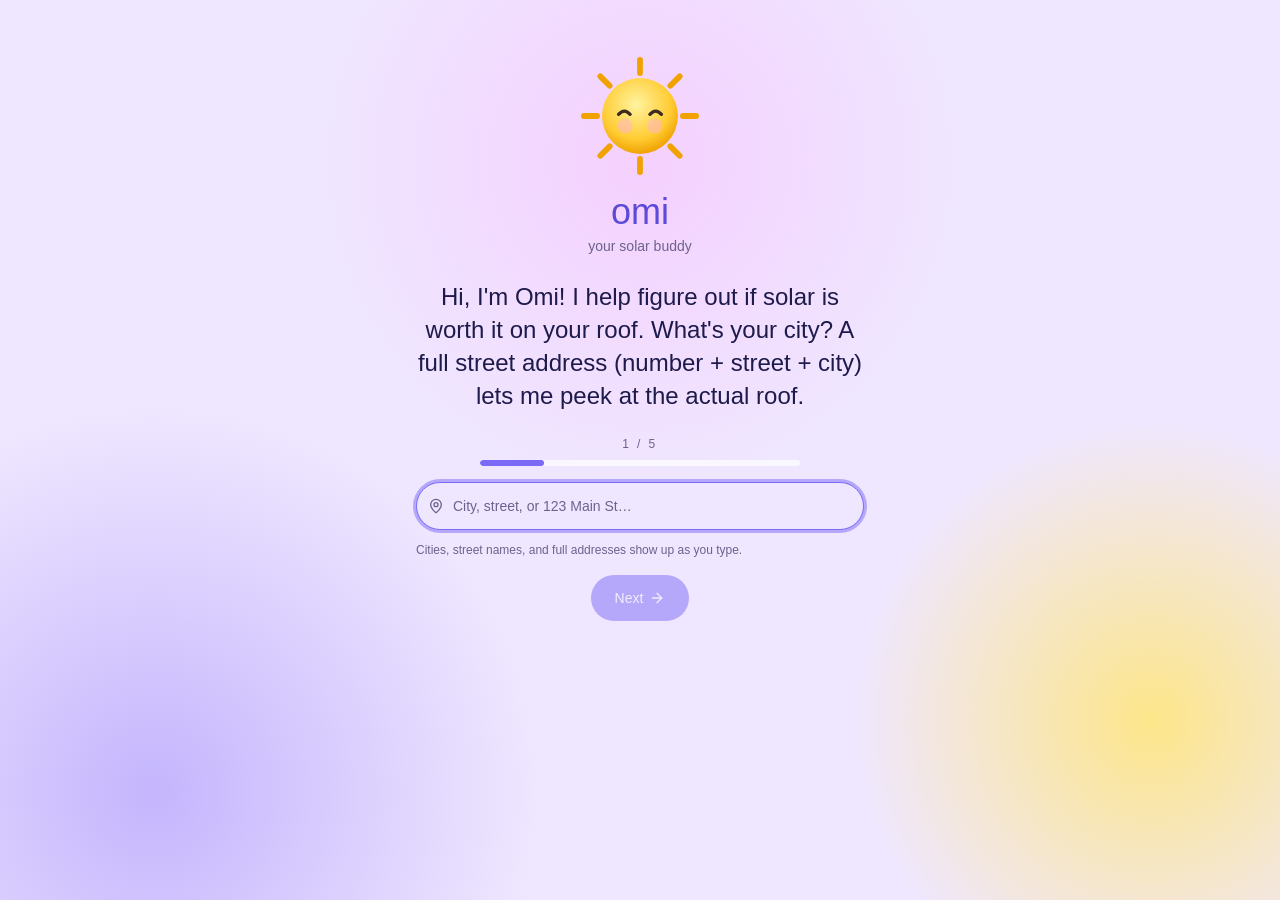
<file: index.html>
<!DOCTYPE html><!--QLpSvPr_0_o3qxqqDYwST--><html lang="en"><head><meta charSet="utf-8"/><meta name="viewport" content="width=device-width, initial-scale=1"/><link rel="stylesheet" href="./_next/static/css/0d07aa41b99e863b.css" data-precedence="next"/><link rel="preload" as="script" fetchPriority="low" href="./_next/static/chunks/webpack-ec5ac8dd3eab65f7.js"/><script src="./_next/static/chunks/4bd1b696-c023c6e3521b1417.js" async=""></script><script src="./_next/static/chunks/255-a85cef9cc3a04b12.js" async=""></script><script src="./_next/static/chunks/main-app-1f7455d4bfa8618a.js" async=""></script><script src="./_next/static/chunks/130-a255e9216bc61b54.js" async=""></script><script src="./_next/static/chunks/app/page-4d0b235c7050a465.js" async=""></script><title>Omi — is solar worth it on your roof?</title><meta name="description" content="Chat with Omi. Answer a few cute questions. See if solar pays off."/><link rel="icon" href="./favicon.ico" type="image/x-icon" sizes="16x16"/><script src="./_next/static/chunks/polyfills-42372ed130431b0a.js" noModule=""></script></head><body class="antialiased"><div hidden=""><!--$--><!--/$--></div><div class="min-h-screen"><div class="relative mx-auto min-h-[100dvh] w-full max-w-2xl overflow-y-auto px-4 py-8"><div class="mx-auto flex w-full max-w-md flex-col items-center pt-6 pb-16 text-center"><div class="relative mx-auto shrink-0" aria-hidden="true" style="width:132px;height:132px"><svg viewBox="0 0 160 160" width="132" height="132"><defs><radialGradient id="_R_6avb_" cx="45%" cy="35%" r="65%"><stop offset="0%" stop-color="#fff3a0"></stop><stop offset="70%" stop-color="#ffcc33"></stop><stop offset="100%" stop-color="#f0a202"></stop></radialGradient></defs><line x1="132" y1="80" x2="148" y2="80" stroke="#f0a202" stroke-width="7" stroke-linecap="round"></line><line x1="116.76955262170048" y1="116.76955262170047" x2="128.08326112068522" y2="128.08326112068522" stroke="#f0a202" stroke-width="7" stroke-linecap="round"></line><line x1="80" y1="132" x2="80" y2="148" stroke="#f0a202" stroke-width="7" stroke-linecap="round"></line><line x1="43.23044737829953" y1="116.76955262170048" x2="31.91673887931477" y2="128.08326112068522" stroke="#f0a202" stroke-width="7" stroke-linecap="round"></line><line x1="28" y1="80" x2="12" y2="80.00000000000001" stroke="#f0a202" stroke-width="7" stroke-linecap="round"></line><line x1="43.23044737829952" y1="43.23044737829953" x2="31.916738879314757" y2="31.91673887931477" stroke="#f0a202" stroke-width="7" stroke-linecap="round"></line><line x1="79.99999999999999" y1="28" x2="79.99999999999999" y2="12" stroke="#f0a202" stroke-width="7" stroke-linecap="round"></line><line x1="116.76955262170046" y1="43.23044737829952" x2="128.08326112068522" y2="31.916738879314757" stroke="#f0a202" stroke-width="7" stroke-linecap="round"></line><circle cx="80" cy="80" r="46" fill="url(#_R_6avb_)"></circle><circle cx="62" cy="92" r="9" fill="#ffb4c8" opacity="0.55"></circle><circle cx="98" cy="92" r="9" fill="#ffb4c8" opacity="0.55"></circle><path d="M54 78 Q61 70 68 78" fill="none" stroke="#3d2b1f" stroke-width="4" stroke-linecap="round"></path><path d="M92 78 Q99 70 106 78" fill="none" stroke="#3d2b1f" stroke-width="4" stroke-linecap="round"></path></svg></div><h1 class="font-heading mt-1 text-4xl text-[#5b4bd6]">omi</h1><p class="mt-1 text-sm text-muted-foreground">your solar buddy</p><p class="mt-6 text-xl leading-snug font-medium sm:text-2xl">Hi, I&#x27;m Omi! I help figure out if solar is worth it on your roof. What&#x27;s your city? A full street address (number + street + city) lets me peek at the actual roof.</p><div class="mt-6 w-full text-left"><p class="mb-2 text-center text-xs tracking-[0.2em] text-muted-foreground uppercase">1<!-- --> / <!-- -->5</p><div class="mx-auto mb-4 h-1.5 max-w-xs overflow-hidden rounded-full bg-white/70"><div class="h-full rounded-full bg-primary"></div></div><div class="flex flex-col gap-3"><div class="flex flex-col gap-3"><div class="relative"><svg xmlns="http://www.w3.org/2000/svg" width="24" height="24" viewBox="0 0 24 24" fill="none" stroke="currentColor" stroke-width="2" stroke-linecap="round" stroke-linejoin="round" class="lucide lucide-map-pin pointer-events-none absolute top-1/2 left-3 z-10 size-4 -translate-y-1/2 text-muted-foreground" aria-hidden="true"><path d="M20 10c0 4.993-5.539 10.193-7.399 11.799a1 1 0 0 1-1.202 0C9.539 20.193 4 14.993 4 10a8 8 0 0 1 16 0"></path><circle cx="12" cy="10" r="3"></circle></svg><input id="base-ui-_R_ibqavb_" autofocus="" data-slot="input" autoComplete="off" placeholder="City, street, or 123 Main St…" aria-label="City or address" aria-expanded="false" aria-controls="omi-city-list" class="w-full min-w-0 border border-input px-2.5 py-1 text-base transition-colors outline-none file:inline-flex file:h-6 file:border-0 file:bg-transparent file:text-sm file:font-medium file:text-foreground placeholder:text-muted-foreground focus-visible:border-ring focus-visible:ring-3 focus-visible:ring-ring/50 disabled:pointer-events-none disabled:cursor-not-allowed disabled:bg-input/50 disabled:opacity-50 aria-invalid:border-destructive aria-invalid:ring-3 aria-invalid:ring-destructive/20 md:text-sm dark:bg-input/30 dark:disabled:bg-input/80 dark:aria-invalid:border-destructive/50 dark:aria-invalid:ring-destructive/40 h-12 rounded-2xl bg-background pl-9" value=""/></div><p class="text-xs text-muted-foreground">Cities, street names, and full addresses show up as you type.</p></div></div><div class="mt-4 flex flex-wrap items-center justify-center gap-2"><button type="button" data-disabled="" tabindex="0" disabled="" data-slot="button" class="group/button inline-flex shrink-0 items-center justify-center border border-transparent bg-clip-padding text-sm font-medium whitespace-nowrap transition-all outline-none select-none focus-visible:border-ring focus-visible:ring-3 focus-visible:ring-ring/50 active:not-aria-[haspopup]:translate-y-px disabled:pointer-events-none disabled:opacity-50 aria-invalid:border-destructive aria-invalid:ring-3 aria-invalid:ring-destructive/20 dark:aria-invalid:border-destructive/50 dark:aria-invalid:ring-destructive/40 [&amp;_svg]:pointer-events-none [&amp;_svg]:shrink-0 [&amp;_svg:not([class*=&#x27;size-&#x27;])]:size-4 bg-primary text-primary-foreground hover:bg-primary/80 gap-1.5 has-data-[icon=inline-end]:pr-2 has-data-[icon=inline-start]:pl-2 h-12 rounded-full px-6">Next<svg xmlns="http://www.w3.org/2000/svg" width="24" height="24" viewBox="0 0 24 24" fill="none" stroke="currentColor" stroke-width="2" stroke-linecap="round" stroke-linejoin="round" class="lucide lucide-arrow-right" aria-hidden="true"><path d="M5 12h14"></path><path d="m12 5 7 7-7 7"></path></svg></button></div></div></div></div></div><!--$--><!--/$--><script src="./_next/static/chunks/webpack-ec5ac8dd3eab65f7.js" id="_R_" async=""></script><script>(self.__next_f=self.__next_f||[]).push([0])</script><script>self.__next_f.push([1,"1:\"$Sreact.fragment\"\n2:I[9766,[],\"\"]\n3:I[8924,[],\"\"]\n4:I[8187,[\"130\",\"static/chunks/130-a255e9216bc61b54.js\",\"974\",\"static/chunks/app/page-4d0b235c7050a465.js\"],\"SolarApp\"]\n5:I[4431,[],\"OutletBoundary\"]\n7:I[5278,[],\"AsyncMetadataOutlet\"]\n9:I[4431,[],\"ViewportBoundary\"]\nb:I[4431,[],\"MetadataBoundary\"]\nc:\"$Sreact.suspense\"\ne:I[7150,[],\"\"]\n:HL[\"./_next/static/css/0d07aa41b99e863b.css\",\"style\"]\n"])</script><script>self.__next_f.push([1,"0:{\"P\":null,\"b\":\"QLpSvPr-0-o3qxqqDYwST\",\"p\":\".\",\"c\":[\"\",\"\"],\"i\":false,\"f\":[[[\"\",{\"children\":[\"__PAGE__\",{}]},\"$undefined\",\"$undefined\",true],[\"\",[\"$\",\"$1\",\"c\",{\"children\":[[[\"$\",\"link\",\"0\",{\"rel\":\"stylesheet\",\"href\":\"./_next/static/css/0d07aa41b99e863b.css\",\"precedence\":\"next\",\"crossOrigin\":\"$undefined\",\"nonce\":\"$undefined\"}]],[\"$\",\"html\",null,{\"lang\":\"en\",\"children\":[\"$\",\"body\",null,{\"className\":\"antialiased\",\"children\":[\"$\",\"$L2\",null,{\"parallelRouterKey\":\"children\",\"error\":\"$undefined\",\"errorStyles\":\"$undefined\",\"errorScripts\":\"$undefined\",\"template\":[\"$\",\"$L3\",null,{}],\"templateStyles\":\"$undefined\",\"templateScripts\":\"$undefined\",\"notFound\":[[[\"$\",\"title\",null,{\"children\":\"404: This page could not be found.\"}],[\"$\",\"div\",null,{\"style\":{\"fontFamily\":\"system-ui,\\\"Segoe UI\\\",Roboto,Helvetica,Arial,sans-serif,\\\"Apple Color Emoji\\\",\\\"Segoe UI Emoji\\\"\",\"height\":\"100vh\",\"textAlign\":\"center\",\"display\":\"flex\",\"flexDirection\":\"column\",\"alignItems\":\"center\",\"justifyContent\":\"center\"},\"children\":[\"$\",\"div\",null,{\"children\":[[\"$\",\"style\",null,{\"dangerouslySetInnerHTML\":{\"__html\":\"body{color:#000;background:#fff;margin:0}.next-error-h1{border-right:1px solid rgba(0,0,0,.3)}@media (prefers-color-scheme:dark){body{color:#fff;background:#000}.next-error-h1{border-right:1px solid rgba(255,255,255,.3)}}\"}}],[\"$\",\"h1\",null,{\"className\":\"next-error-h1\",\"style\":{\"display\":\"inline-block\",\"margin\":\"0 20px 0 0\",\"padding\":\"0 23px 0 0\",\"fontSize\":24,\"fontWeight\":500,\"verticalAlign\":\"top\",\"lineHeight\":\"49px\"},\"children\":404}],[\"$\",\"div\",null,{\"style\":{\"display\":\"inline-block\"},\"children\":[\"$\",\"h2\",null,{\"style\":{\"fontSize\":14,\"fontWeight\":400,\"lineHeight\":\"49px\",\"margin\":0},\"children\":\"This page could not be found.\"}]}]]}]}]],[]],\"forbidden\":\"$undefined\",\"unauthorized\":\"$undefined\"}]}]}]]}],{\"children\":[\"__PAGE__\",[\"$\",\"$1\",\"c\",{\"children\":[[\"$\",\"div\",null,{\"className\":\"min-h-screen\",\"children\":[\"$\",\"$L4\",null,{}]}],null,[\"$\",\"$L5\",null,{\"children\":[\"$L6\",[\"$\",\"$L7\",null,{\"promise\":\"$@8\"}]]}]]}],{},null,false]},null,false],[\"$\",\"$1\",\"h\",{\"children\":[null,[[\"$\",\"$L9\",null,{\"children\":\"$La\"}],null],[\"$\",\"$Lb\",null,{\"children\":[\"$\",\"div\",null,{\"hidden\":true,\"children\":[\"$\",\"$c\",null,{\"fallback\":null,\"children\":\"$Ld\"}]}]}]]}],false]],\"m\":\"$undefined\",\"G\":[\"$e\",[]],\"s\":false,\"S\":true}\n"])</script><script>self.__next_f.push([1,"a:[[\"$\",\"meta\",\"0\",{\"charSet\":\"utf-8\"}],[\"$\",\"meta\",\"1\",{\"name\":\"viewport\",\"content\":\"width=device-width, initial-scale=1\"}]]\n6:null\n"])</script><script>self.__next_f.push([1,"f:I[622,[],\"IconMark\"]\n8:{\"metadata\":[[\"$\",\"title\",\"0\",{\"children\":\"Omi — is solar worth it on your roof?\"}],[\"$\",\"meta\",\"1\",{\"name\":\"description\",\"content\":\"Chat with Omi. Answer a few cute questions. See if solar pays off.\"}],[\"$\",\"link\",\"2\",{\"rel\":\"icon\",\"href\":\"/favicon.ico\",\"type\":\"image/x-icon\",\"sizes\":\"16x16\"}],[\"$\",\"$Lf\",\"3\",{}]],\"error\":null,\"digest\":\"$undefined\"}\n"])</script><script>self.__next_f.push([1,"d:\"$8:metadata\"\n"])</script></body></html>
</file>
<file: _next/static/css/0d07aa41b99e863b.css>
/*! tailwindcss v4.3.3 | MIT License | https://tailwindcss.com */@layer properties{@supports (((-webkit-hyphens:none)) and (not (margin-trim:inline))) or ((-moz-orient:inline) and (not (color:rgb(from red r g b)))){:host,:root{--shimmer-angle:20deg}*,::backdrop,:after,:before{--tw-translate-x:0;--tw-translate-y:0;--tw-translate-z:0;--tw-space-y-reverse:0;--tw-border-style:solid;--tw-leading:initial;--tw-font-weight:initial;--tw-tracking:initial;--tw-shadow:0 0 #0000;--tw-shadow-color:initial;--tw-shadow-alpha:100%;--tw-inset-shadow:0 0 #0000;--tw-inset-shadow-color:initial;--tw-inset-shadow-alpha:100%;--tw-ring-color:initial;--tw-ring-shadow:0 0 #0000;--tw-inset-ring-color:initial;--tw-inset-ring-shadow:0 0 #0000;--tw-ring-inset:initial;--tw-ring-offset-width:0px;--tw-ring-offset-color:#fff;--tw-ring-offset-shadow:0 0 #0000;--tw-outline-style:solid;--tw-content:"";--tw-animation-delay:0s;--tw-animation-direction:normal;--tw-animation-duration:initial;--tw-animation-fill-mode:none;--tw-animation-iteration-count:1;--tw-enter-blur:0;--tw-enter-opacity:1;--tw-enter-rotate:0;--tw-enter-scale:1;--tw-enter-translate-x:0;--tw-enter-translate-y:0;--tw-exit-blur:0;--tw-exit-opacity:1;--tw-exit-rotate:0;--tw-exit-scale:1;--tw-exit-translate-x:0;--tw-exit-translate-y:0;--scroll-fade-t:0px;--scroll-fade-b:0px;--scroll-fade-s:0px;--scroll-fade-e:0px;--scroll-fade-mask:initial;--shimmer-image:initial;--shimmer-text-fill:initial}}}@layer theme{:host,:root{--color-white:#fff;--spacing:.25rem;--container-xs:20rem;--container-md:28rem;--container-xl:36rem;--container-2xl:42rem;--text-xs:.75rem;--text-xs--line-height:calc(1 / .75);--text-sm:.875rem;--text-sm--line-height:calc(1.25 / .875);--text-base:1rem;--text-base--line-height:calc(1.5 / 1);--text-lg:1.125rem;--text-lg--line-height:calc(1.75 / 1.125);--text-xl:1.25rem;--text-xl--line-height:calc(1.75 / 1.25);--text-2xl:1.5rem;--text-2xl--line-height:calc(2 / 1.5);--text-4xl:2.25rem;--text-4xl--line-height:calc(2.5 / 2.25);--font-weight-normal:400;--font-weight-medium:500;--font-weight-semibold:600;--tracking-wide:.025em;--leading-snug:1.375;--leading-relaxed:1.625;--radius-md:calc(var(--radius) * .8);--animate-spin:spin 1s linear infinite;--default-transition-duration:.15s;--default-transition-timing-function:cubic-bezier(.4,0,.2,1);--default-font-family:Arial,Helvetica,sans-serif;--default-mono-font-family:Arial,Helvetica,sans-serif}}@layer base{*,::backdrop,:after,:before{box-sizing:border-box;border:0 solid;margin:0;padding:0}::file-selector-button{box-sizing:border-box;border:0 solid;margin:0;padding:0}:host,html{-webkit-text-size-adjust:100%;tab-size:4;line-height:1.5;font-family:var(--default-font-family,-apple-system,BlinkMacSystemFont,"Segoe UI",Roboto,"Helvetica Neue","Noto Sans",Arial,sans-serif,"Apple Color Emoji","Segoe UI Emoji","Segoe UI Symbol","Noto Color Emoji");font-feature-settings:var(--default-font-feature-settings,normal);font-variation-settings:var(--default-font-variation-settings,normal);-webkit-tap-highlight-color:transparent}hr{height:0;color:inherit;border-top-width:1px}abbr:where([title]){-webkit-text-decoration:underline dotted;text-decoration:underline dotted}h1,h2,h3,h4,h5,h6{font-size:inherit;font-weight:inherit}a{color:inherit;-webkit-text-decoration:inherit;text-decoration:inherit}b,strong{font-weight:bolder}code,kbd,pre,samp{font-family:var(--default-mono-font-family,ui-monospace,SFMono-Regular,Menlo,Monaco,Consolas,"Liberation Mono","Courier New",monospace);font-feature-settings:var(--default-mono-font-feature-settings,normal);font-variation-settings:var(--default-mono-font-variation-settings,normal);font-size:1em}small{font-size:80%}sub,sup{vertical-align:baseline;font-size:75%;line-height:0;position:relative}sub{bottom:-.25em}sup{top:-.5em}table{text-indent:0;border-color:inherit;border-collapse:collapse}:-moz-focusring:where(:not(iframe)){outline:auto}progress{vertical-align:baseline}summary{display:list-item}menu,ol,ul{list-style:none}audio,canvas,embed,iframe,img,object,svg,video{vertical-align:middle;display:block}img,video{max-width:100%;height:auto}button,input,optgroup,select,textarea{font:inherit;font-feature-settings:inherit;font-variation-settings:inherit;letter-spacing:inherit;color:inherit;opacity:1;background-color:#0000;border-radius:0}::file-selector-button{font:inherit;font-feature-settings:inherit;font-variation-settings:inherit;letter-spacing:inherit;color:inherit;opacity:1;background-color:#0000;border-radius:0}:where(select:is([multiple],[size])) optgroup{font-weight:bolder}:where(select:is([multiple],[size])) optgroup option{padding-inline-start:20px}::file-selector-button{margin-inline-end:4px}::placeholder{opacity:1}@supports (not ((-webkit-appearance:-apple-pay-button))) or (contain-intrinsic-size:1px){::placeholder{color:currentColor}@supports (color:color-mix(in lab,red,red)){::placeholder{color:color-mix(in oklab,currentcolor 50%,transparent)}}}textarea{resize:vertical}::-webkit-search-decoration{-webkit-appearance:none}::-webkit-date-and-time-value{min-height:1lh;text-align:inherit}::-webkit-datetime-edit{display:inline-flex}::-webkit-datetime-edit-fields-wrapper{padding:0}::-webkit-datetime-edit,::-webkit-datetime-edit-year-field{padding-block:0}::-webkit-datetime-edit-day-field,::-webkit-datetime-edit-month-field{padding-block:0}::-webkit-datetime-edit-hour-field,::-webkit-datetime-edit-minute-field{padding-block:0}::-webkit-datetime-edit-millisecond-field,::-webkit-datetime-edit-second-field{padding-block:0}::-webkit-datetime-edit-meridiem-field{padding-block:0}::-webkit-calendar-picker-indicator{line-height:1}:-moz-ui-invalid{box-shadow:none}button,input:where([type=button],[type=reset],[type=submit]){appearance:button}::file-selector-button{appearance:button}::-webkit-inner-spin-button,::-webkit-outer-spin-button{height:auto}[hidden]:where(:not([hidden=until-found])){display:none!important}*{border-color:var(--border);outline-color:var(--ring)}@supports (color:color-mix(in lab,red,red)){*{outline-color:color-mix(in oklab,var(--ring) 50%,transparent)}}body{background-color:var(--background);color:var(--foreground);background-color:#efe7ff;background-image:radial-gradient(circle at 50% 18%,#f5d0fe 0,#0000 34%),radial-gradient(circle at 12% 88%,#c4b5fd 0,#0000 28%),radial-gradient(circle at 90% 80%,#fde68a 0,#0000 22%);background-attachment:fixed}.font-heading,body,html{font-family:Arial,Helvetica,sans-serif}}@layer components;@layer utilities{.\@container\/card-header{container:card-header/inline-size}.pointer-events-none{pointer-events:none}.absolute{position:absolute}.relative{position:relative}.top-1\/2{top:50%}.top-4{top:calc(var(--spacing) * 4)}.right-4{right:calc(var(--spacing) * 4)}.left-3{left:calc(var(--spacing) * 3)}.left-4{left:calc(var(--spacing) * 4)}.z-10{z-index:10}.z-20{z-index:20}.col-start-2{grid-column-start:2}.row-span-2{grid-row:span 2/span 2}.row-start-1{grid-row-start:1}.mx-auto{margin-inline:auto}.mt-0\.5{margin-top:calc(var(--spacing) * .5)}.mt-1{margin-top:var(--spacing)}.mt-2{margin-top:calc(var(--spacing) * 2)}.mt-3{margin-top:calc(var(--spacing) * 3)}.mt-4{margin-top:calc(var(--spacing) * 4)}.mt-6{margin-top:calc(var(--spacing) * 6)}.mb-2{margin-bottom:calc(var(--spacing) * 2)}.mb-4{margin-bottom:calc(var(--spacing) * 4)}.ml-auto{margin-left:auto}.block{display:block}.contents{display:contents}.flex{display:flex}.grid{display:grid}.hidden{display:none}.inline-flex{display:inline-flex}.table{display:table}.size-3{width:calc(var(--spacing) * 3);height:calc(var(--spacing) * 3)}.size-3\.5{width:calc(var(--spacing) * 3.5);height:calc(var(--spacing) * 3.5)}.size-4{width:calc(var(--spacing) * 4);height:calc(var(--spacing) * 4)}.size-6{width:calc(var(--spacing) * 6);height:calc(var(--spacing) * 6)}.size-7{width:calc(var(--spacing) * 7);height:calc(var(--spacing) * 7)}.size-8{width:calc(var(--spacing) * 8);height:calc(var(--spacing) * 8)}.size-9{width:calc(var(--spacing) * 9);height:calc(var(--spacing) * 9)}.h-1\.5{height:calc(var(--spacing) * 1.5)}.h-5{height:calc(var(--spacing) * 5)}.h-6{height:calc(var(--spacing) * 6)}.h-7{height:calc(var(--spacing) * 7)}.h-8{height:calc(var(--spacing) * 8)}.h-9{height:calc(var(--spacing) * 9)}.h-12{height:calc(var(--spacing) * 12)}.h-\[220px\]{height:220px}.h-\[calc\(100\%-1px\)\]{height:calc(100% - 1px)}.h-auto{height:auto}.h-full{height:100%}.max-h-56{max-height:calc(var(--spacing) * 56)}.min-h-\[100dvh\]{min-height:100dvh}.min-h-screen{min-height:100vh}.w-fit{width:fit-content}.w-full{width:100%}.max-w-2xl{max-width:var(--container-2xl)}.max-w-\[80\%\]{max-width:80%}.max-w-\[92\%\]{max-width:92%}.max-w-md{max-width:var(--container-md)}.max-w-xl{max-width:var(--container-xl)}.max-w-xs{max-width:var(--container-xs)}.min-w-0{min-width:0}.flex-1{flex:1}.shrink-0{flex-shrink:0}.grow{flex-grow:1}.-translate-y-1\/2{--tw-translate-y:calc(calc(1 / 2 * 100%) * -1);translate:var(--tw-translate-x) var(--tw-translate-y)}.animate-spin{animation:var(--animate-spin)}.touch-none{touch-action:none}.auto-rows-min{grid-auto-rows:min-content}.grid-cols-2{grid-template-columns:repeat(2,minmax(0,1fr))}.flex-col{flex-direction:column}.flex-wrap{flex-wrap:wrap}.items-center{align-items:center}.items-end{align-items:flex-end}.items-start{align-items:flex-start}.justify-between{justify-content:space-between}.justify-center{justify-content:center}.justify-start{justify-content:flex-start}.gap-\(--card-spacing\){gap:var(--card-spacing)}.gap-1{gap:var(--spacing)}.gap-1\.5{gap:calc(var(--spacing) * 1.5)}.gap-2{gap:calc(var(--spacing) * 2)}.gap-3{gap:calc(var(--spacing) * 3)}.gap-4{gap:calc(var(--spacing) * 4)}:where(.space-y-2>:not(:last-child)){--tw-space-y-reverse:0;margin-block-start:calc(calc(var(--spacing) * 2) * var(--tw-space-y-reverse));margin-block-end:calc(calc(var(--spacing) * 2) * calc(1 - var(--tw-space-y-reverse)))}.self-start{align-self:flex-start}.justify-self-end{justify-self:flex-end}.truncate{text-overflow:ellipsis;white-space:nowrap;overflow:hidden}.overflow-auto{overflow:auto}.overflow-hidden{overflow:hidden}.overflow-y-auto{overflow-y:auto}.rounded-2xl{border-radius:calc(var(--radius) * 1.8)}.rounded-3xl{border-radius:calc(var(--radius) * 2.2)}.rounded-4xl{border-radius:calc(var(--radius) * 2.6)}.rounded-\[min\(var\(--radius-md\)\,10px\)\]{border-radius:min(var(--radius-md),10px)}.rounded-\[min\(var\(--radius-md\)\,12px\)\]{border-radius:min(var(--radius-md),12px)}.rounded-full{border-radius:3.40282e+38px}.rounded-lg{border-radius:var(--radius)}.rounded-md{border-radius:calc(var(--radius) * .8)}.rounded-xl{border-radius:calc(var(--radius) * 1.4)}.rounded-t-xl{border-top-left-radius:calc(var(--radius) * 1.4);border-top-right-radius:calc(var(--radius) * 1.4)}.rounded-tl-md{border-top-left-radius:calc(var(--radius) * .8)}.rounded-tr-md{border-top-right-radius:calc(var(--radius) * .8)}.rounded-b-xl{border-bottom-right-radius:calc(var(--radius) * 1.4);border-bottom-left-radius:calc(var(--radius) * 1.4)}.border{border-style:var(--tw-border-style);border-width:1px}.border-t{border-top-style:var(--tw-border-style);border-top-width:1px}.border-border{border-color:var(--border)}.border-input{border-color:var(--input)}.border-ring{border-color:var(--ring)}.border-transparent{border-color:#0000}.bg-\[\#d8f8e8\]{background-color:#d8f8e8}.bg-\[\#ffd6de\]{background-color:#ffd6de}.bg-\[\#fff0c2\]{background-color:#fff0c2}.bg-\[var\(--solar\)\]{background-color:var(--solar)}.bg-background{background-color:var(--background)}.bg-border{background-color:var(--border)}.bg-card{background-color:var(--card)}.bg-destructive\/10{background-color:var(--destructive)}@supports (color:color-mix(in lab,red,red)){.bg-destructive\/10{background-color:color-mix(in oklab,var(--destructive) 10%,transparent)}}.bg-muted,.bg-muted\/50{background-color:var(--muted)}@supports (color:color-mix(in lab,red,red)){.bg-muted\/50{background-color:color-mix(in oklab,var(--muted) 50%,transparent)}}.bg-primary{background-color:var(--primary)}.bg-secondary{background-color:var(--secondary)}.bg-transparent{background-color:#0000}.bg-white{background-color:var(--color-white)}.bg-white\/70{background-color:#ffffffb3}@supports (color:color-mix(in lab,red,red)){.bg-white\/70{background-color:color-mix(in oklab,var(--color-white) 70%,transparent)}}.bg-white\/80{background-color:#fffc}@supports (color:color-mix(in lab,red,red)){.bg-white\/80{background-color:color-mix(in oklab,var(--color-white) 80%,transparent)}}.bg-clip-padding{background-clip:padding-box}.object-cover{object-fit:cover}.p-\(--card-spacing\){padding:var(--card-spacing)}.p-1{padding:var(--spacing)}.p-\[3px\]{padding:3px}.px-\(--card-spacing\){padding-inline:var(--card-spacing)}.px-1\.5{padding-inline:calc(var(--spacing) * 1.5)}.px-2{padding-inline:calc(var(--spacing) * 2)}.px-2\.5{padding-inline:calc(var(--spacing) * 2.5)}.px-3{padding-inline:calc(var(--spacing) * 3)}.px-4{padding-inline:calc(var(--spacing) * 4)}.px-6{padding-inline:calc(var(--spacing) * 6)}.py-\(--card-spacing\){padding-block:var(--card-spacing)}.py-0{padding-block:0}.py-0\.5{padding-block:calc(var(--spacing) * .5)}.py-1{padding-block:var(--spacing)}.py-2{padding-block:calc(var(--spacing) * 2)}.py-2\.5{padding-block:calc(var(--spacing) * 2.5)}.py-3{padding-block:calc(var(--spacing) * 3)}.py-8{padding-block:calc(var(--spacing) * 8)}.pt-1\.5{padding-top:calc(var(--spacing) * 1.5)}.pt-6{padding-top:calc(var(--spacing) * 6)}.pb-16{padding-bottom:calc(var(--spacing) * 16)}.pl-9{padding-left:calc(var(--spacing) * 9)}.text-center{text-align:center}.text-left{text-align:left}.font-heading{font-family:Arial,Helvetica,sans-serif}.text-2xl{font-size:var(--text-2xl);line-height:var(--tw-leading,var(--text-2xl--line-height))}.text-4xl{font-size:var(--text-4xl);line-height:var(--tw-leading,var(--text-4xl--line-height))}.text-base{font-size:var(--text-base);line-height:var(--tw-leading,var(--text-base--line-height))}.text-lg{font-size:var(--text-lg);line-height:var(--tw-leading,var(--text-lg--line-height))}.text-sm{font-size:var(--text-sm);line-height:var(--tw-leading,var(--text-sm--line-height))}.text-xl{font-size:var(--text-xl);line-height:var(--tw-leading,var(--text-xl--line-height))}.text-xs{font-size:var(--text-xs);line-height:var(--tw-leading,var(--text-xs--line-height))}.text-\[0\.8rem\]{font-size:.8rem}.text-\[9px\]{font-size:9px}.text-\[10px\]{font-size:10px}.text-\[15px\]{font-size:15px}.leading-none{--tw-leading:1;line-height:1}.leading-relaxed{--tw-leading:var(--leading-relaxed);line-height:var(--leading-relaxed)}.leading-snug{--tw-leading:var(--leading-snug);line-height:var(--leading-snug)}.font-medium{--tw-font-weight:var(--font-weight-medium);font-weight:var(--font-weight-medium)}.font-normal{--tw-font-weight:var(--font-weight-normal);font-weight:var(--font-weight-normal)}.font-semibold{--tw-font-weight:var(--font-weight-semibold);font-weight:var(--font-weight-semibold)}.tracking-\[0\.2em\]{--tw-tracking:.2em;letter-spacing:.2em}.tracking-wide{--tw-tracking:var(--tracking-wide);letter-spacing:var(--tracking-wide)}.whitespace-normal{white-space:normal}.whitespace-nowrap{white-space:nowrap}.text-\[\#3d2a00\]{color:#3d2a00}.text-\[\#5b4bd6\]{color:#5b4bd6}.text-\[var\(--forest\)\]{color:var(--forest)}.text-card-foreground{color:var(--card-foreground)}.text-destructive{color:var(--destructive)}.text-foreground,.text-foreground\/60{color:var(--foreground)}@supports (color:color-mix(in lab,red,red)){.text-foreground\/60{color:color-mix(in oklab,var(--foreground) 60%,transparent)}}.text-foreground\/80{color:var(--foreground)}@supports (color:color-mix(in lab,red,red)){.text-foreground\/80{color:color-mix(in oklab,var(--foreground) 80%,transparent)}}.text-muted-foreground{color:var(--muted-foreground)}.text-primary{color:var(--primary)}.text-primary-foreground{color:var(--primary-foreground)}.text-secondary-foreground{color:var(--secondary-foreground)}.capitalize{text-transform:capitalize}.uppercase{text-transform:uppercase}.underline-offset-4{text-underline-offset:4px}.antialiased{-webkit-font-smoothing:antialiased;-moz-osx-font-smoothing:grayscale}.opacity-80{opacity:.8}.shadow-\[0_16px_40px_-20px_\#ff7ab6\]{--tw-shadow:0 16px 40px -20px var(--tw-shadow-color,#ff7ab6)}.shadow-\[0_16px_40px_-20px_\#ff7ab6\],.shadow-sm{box-shadow:var(--tw-inset-shadow),var(--tw-inset-ring-shadow),var(--tw-ring-offset-shadow),var(--tw-ring-shadow),var(--tw-shadow)}.shadow-sm{--tw-shadow:0 1px 3px 0 var(--tw-shadow-color,#0000001a),0 1px 2px -1px var(--tw-shadow-color,#0000001a)}.ring-1{--tw-ring-shadow:var(--tw-ring-inset,) 0 0 0 calc(1px + var(--tw-ring-offset-width)) var(--tw-ring-color,currentcolor);box-shadow:var(--tw-inset-shadow),var(--tw-inset-ring-shadow),var(--tw-ring-offset-shadow),var(--tw-ring-shadow),var(--tw-shadow)}.ring-foreground\/10{--tw-ring-color:var(--foreground)}@supports (color:color-mix(in lab,red,red)){.ring-foreground\/10{--tw-ring-color:color-mix(in oklab,var(--foreground) 10%,transparent)}}.ring-ring\/50{--tw-ring-color:var(--ring)}@supports (color:color-mix(in lab,red,red)){.ring-ring\/50{--tw-ring-color:color-mix(in oklab,var(--ring) 50%,transparent)}}.outline{outline-style:var(--tw-outline-style);outline-width:1px}.transition{transition-property:color,background-color,border-color,outline-color,text-decoration-color,fill,stroke,--tw-gradient-from,--tw-gradient-via,--tw-gradient-to,opacity,box-shadow,transform,translate,scale,rotate,filter,-webkit-backdrop-filter,backdrop-filter,display,content-visibility,overlay,pointer-events;transition-timing-function:var(--tw-ease,var(--default-transition-timing-function));transition-duration:var(--tw-duration,var(--default-transition-duration))}.transition-\[color\,box-shadow\]{transition-property:color,box-shadow;transition-timing-function:var(--tw-ease,var(--default-transition-timing-function));transition-duration:var(--tw-duration,var(--default-transition-duration))}.transition-all{transition-property:all;transition-timing-function:var(--tw-ease,var(--default-transition-timing-function));transition-duration:var(--tw-duration,var(--default-transition-duration))}.transition-colors{transition-property:color,background-color,border-color,outline-color,text-decoration-color,fill,stroke,--tw-gradient-from,--tw-gradient-via,--tw-gradient-to;transition-timing-function:var(--tw-ease,var(--default-transition-timing-function));transition-duration:var(--tw-duration,var(--default-transition-duration))}.outline-none{--tw-outline-style:none;outline-style:none}.select-none{-webkit-user-select:none;user-select:none}.\[--card-spacing\:--spacing\(4\)\]{--card-spacing:calc(var(--spacing) * 4)}.running{animation-play-state:running}.group-data-\[disabled\=true\]\:pointer-events-none:is(:where(.group)[data-disabled=true] *){pointer-events:none}.group-data-\[disabled\=true\]\:opacity-50:is(:where(.group)[data-disabled=true] *){opacity:.5}.group-data-\[size\=sm\]\/card\:text-sm:is(:where(.group\/card)[data-size=sm] *){font-size:var(--text-sm);line-height:var(--tw-leading,var(--text-sm--line-height))}.group-data-\[variant\=line\]\/tabs-list\:bg-transparent:is(:where(.group\/tabs-list)[data-variant=line] *){background-color:#0000}.group-data-horizontal\/tabs\:h-8:is(:where(.group\/tabs):where([data-orientation=horizontal]) *){height:calc(var(--spacing) * 8)}.group-data-vertical\/tabs\:h-fit:is(:where(.group\/tabs):where([data-orientation=vertical]) *){height:fit-content}.group-data-vertical\/tabs\:w-full:is(:where(.group\/tabs):where([data-orientation=vertical]) *){width:100%}.group-data-vertical\/tabs\:flex-col:is(:where(.group\/tabs):where([data-orientation=vertical]) *){flex-direction:column}.group-data-vertical\/tabs\:justify-start:is(:where(.group\/tabs):where([data-orientation=vertical]) *){justify-content:flex-start}.peer-disabled\:cursor-not-allowed:is(:where(.peer):disabled~*){cursor:not-allowed}.peer-disabled\:opacity-50:is(:where(.peer):disabled~*){opacity:.5}.file\:inline-flex::file-selector-button{display:inline-flex}.file\:h-6::file-selector-button{height:calc(var(--spacing) * 6)}.file\:border-0::file-selector-button{border-style:var(--tw-border-style);border-width:0}.file\:bg-transparent::file-selector-button{background-color:#0000}.file\:text-sm::file-selector-button{font-size:var(--text-sm);line-height:var(--tw-leading,var(--text-sm--line-height))}.file\:font-medium::file-selector-button{--tw-font-weight:var(--font-weight-medium);font-weight:var(--font-weight-medium)}.file\:text-foreground::file-selector-button{color:var(--foreground)}.placeholder\:text-muted-foreground::placeholder{color:var(--muted-foreground)}.after\:absolute:after{content:var(--tw-content);position:absolute}.after\:-inset-2:after{content:var(--tw-content);inset:calc(var(--spacing) * -2)}.after\:bg-foreground:after{content:var(--tw-content);background-color:var(--foreground)}.after\:opacity-0:after{content:var(--tw-content);opacity:0}.after\:transition-opacity:after{content:var(--tw-content);transition-property:opacity;transition-timing-function:var(--tw-ease,var(--default-transition-timing-function));transition-duration:var(--tw-duration,var(--default-transition-duration))}.group-data-horizontal\/tabs\:after\:inset-x-0:is(:where(.group\/tabs):where([data-orientation=horizontal]) *):after{content:var(--tw-content);inset-inline:0}.group-data-horizontal\/tabs\:after\:bottom-\[-5px\]:is(:where(.group\/tabs):where([data-orientation=horizontal]) *):after{content:var(--tw-content);bottom:-5px}.group-data-horizontal\/tabs\:after\:h-0\.5:is(:where(.group\/tabs):where([data-orientation=horizontal]) *):after{content:var(--tw-content);height:calc(var(--spacing) * .5)}.group-data-vertical\/tabs\:after\:inset-y-0:is(:where(.group\/tabs):where([data-orientation=vertical]) *):after{content:var(--tw-content);inset-block:0}.group-data-vertical\/tabs\:after\:-right-1:is(:where(.group\/tabs):where([data-orientation=vertical]) *):after{content:var(--tw-content);right:calc(var(--spacing) * -1)}.group-data-vertical\/tabs\:after\:w-0\.5:is(:where(.group\/tabs):where([data-orientation=vertical]) *):after{content:var(--tw-content);width:calc(var(--spacing) * .5)}@media (hover:hover){.hover\:bg-\[color-mix\(in_oklch\,var\(--secondary\)\,var\(--foreground\)_5\%\)\]:hover{background-color:var(--secondary)}@supports (color:color-mix(in lab,red,red)){.hover\:bg-\[color-mix\(in_oklch\,var\(--secondary\)\,var\(--foreground\)_5\%\)\]:hover{background-color:color-mix(in oklch,var(--secondary),var(--foreground) 5%)}}.hover\:bg-destructive\/20:hover{background-color:var(--destructive)}@supports (color:color-mix(in lab,red,red)){.hover\:bg-destructive\/20:hover{background-color:color-mix(in oklab,var(--destructive) 20%,transparent)}}.hover\:bg-muted:hover,.hover\:bg-muted\/70:hover{background-color:var(--muted)}@supports (color:color-mix(in lab,red,red)){.hover\:bg-muted\/70:hover{background-color:color-mix(in oklab,var(--muted) 70%,transparent)}}.hover\:bg-primary\/80:hover{background-color:var(--primary)}@supports (color:color-mix(in lab,red,red)){.hover\:bg-primary\/80:hover{background-color:color-mix(in oklab,var(--primary) 80%,transparent)}}.hover\:text-foreground:hover{color:var(--foreground)}.hover\:text-muted-foreground:hover{color:var(--muted-foreground)}.hover\:underline:hover{text-decoration-line:underline}.hover\:ring-3:hover{--tw-ring-shadow:var(--tw-ring-inset,) 0 0 0 calc(3px + var(--tw-ring-offset-width)) var(--tw-ring-color,currentcolor);box-shadow:var(--tw-inset-shadow),var(--tw-inset-ring-shadow),var(--tw-ring-offset-shadow),var(--tw-ring-shadow),var(--tw-shadow)}}.focus-visible\:border-destructive\/40:focus-visible{border-color:var(--destructive)}@supports (color:color-mix(in lab,red,red)){.focus-visible\:border-destructive\/40:focus-visible{border-color:color-mix(in oklab,var(--destructive) 40%,transparent)}}.focus-visible\:border-ring:focus-visible{border-color:var(--ring)}.focus-visible\:ring-3:focus-visible,.focus-visible\:ring-\[3px\]:focus-visible{--tw-ring-shadow:var(--tw-ring-inset,) 0 0 0 calc(3px + var(--tw-ring-offset-width)) var(--tw-ring-color,currentcolor);box-shadow:var(--tw-inset-shadow),var(--tw-inset-ring-shadow),var(--tw-ring-offset-shadow),var(--tw-ring-shadow),var(--tw-shadow)}.focus-visible\:ring-destructive\/20:focus-visible{--tw-ring-color:var(--destructive)}@supports (color:color-mix(in lab,red,red)){.focus-visible\:ring-destructive\/20:focus-visible{--tw-ring-color:color-mix(in oklab,var(--destructive) 20%,transparent)}}.focus-visible\:ring-ring\/50:focus-visible{--tw-ring-color:var(--ring)}@supports (color:color-mix(in lab,red,red)){.focus-visible\:ring-ring\/50:focus-visible{--tw-ring-color:color-mix(in oklab,var(--ring) 50%,transparent)}}.focus-visible\:outline-hidden:focus-visible{--tw-outline-style:none;outline-style:none}@media (forced-colors:active){.focus-visible\:outline-hidden:focus-visible{outline-offset:2px;outline:2px solid #0000}}.focus-visible\:outline-1:focus-visible{outline-style:var(--tw-outline-style);outline-width:1px}.focus-visible\:outline-ring:focus-visible{outline-color:var(--ring)}.active\:ring-3:active{--tw-ring-shadow:var(--tw-ring-inset,) 0 0 0 calc(3px + var(--tw-ring-offset-width)) var(--tw-ring-color,currentcolor);box-shadow:var(--tw-inset-shadow),var(--tw-inset-ring-shadow),var(--tw-ring-offset-shadow),var(--tw-ring-shadow),var(--tw-shadow)}.active\:not-aria-\[haspopup\]\:translate-y-px:active:not([aria-haspopup]){--tw-translate-y:1px;translate:var(--tw-translate-x) var(--tw-translate-y)}.disabled\:pointer-events-none:disabled{pointer-events:none}.disabled\:cursor-not-allowed:disabled{cursor:not-allowed}.disabled\:bg-input\/50:disabled{background-color:var(--input)}@supports (color:color-mix(in lab,red,red)){.disabled\:bg-input\/50:disabled{background-color:color-mix(in oklab,var(--input) 50%,transparent)}}.disabled\:opacity-50:disabled{opacity:.5}:where([data-slot=button-group]) .in-data-\[slot\=button-group\]\:rounded-lg{border-radius:var(--radius)}.has-data-\[icon\=inline-end\]\:pr-1:has([data-icon=inline-end]){padding-right:var(--spacing)}.has-data-\[icon\=inline-end\]\:pr-1\.5:has([data-icon=inline-end]){padding-right:calc(var(--spacing) * 1.5)}.has-data-\[icon\=inline-end\]\:pr-2:has([data-icon=inline-end]){padding-right:calc(var(--spacing) * 2)}.has-data-\[icon\=inline-start\]\:pl-1:has([data-icon=inline-start]){padding-left:var(--spacing)}.has-data-\[icon\=inline-start\]\:pl-1\.5:has([data-icon=inline-start]){padding-left:calc(var(--spacing) * 1.5)}.has-data-\[icon\=inline-start\]\:pl-2:has([data-icon=inline-start]){padding-left:calc(var(--spacing) * 2)}.has-data-\[slot\=card-action\]\:grid-cols-\[1fr_auto\]:has([data-slot=card-action]){grid-template-columns:1fr auto}.has-data-\[slot\=card-description\]\:grid-rows-\[auto_auto\]:has([data-slot=card-description]){grid-template-rows:auto auto}.has-data-\[slot\=card-footer\]\:pb-0:has([data-slot=card-footer]){padding-bottom:0}.has-\[\>img\:first-child\]\:pt-0:has(>img:first-child){padding-top:0}.aria-disabled\:pointer-events-none[aria-disabled=true]{pointer-events:none}.aria-disabled\:opacity-50[aria-disabled=true]{opacity:.5}.aria-expanded\:bg-muted[aria-expanded=true]{background-color:var(--muted)}.aria-expanded\:bg-secondary[aria-expanded=true]{background-color:var(--secondary)}.aria-expanded\:text-foreground[aria-expanded=true]{color:var(--foreground)}.aria-expanded\:text-secondary-foreground[aria-expanded=true]{color:var(--secondary-foreground)}.aria-invalid\:border-destructive[aria-invalid=true]{border-color:var(--destructive)}.aria-invalid\:ring-3[aria-invalid=true]{--tw-ring-shadow:var(--tw-ring-inset,) 0 0 0 calc(3px + var(--tw-ring-offset-width)) var(--tw-ring-color,currentcolor);box-shadow:var(--tw-inset-shadow),var(--tw-inset-ring-shadow),var(--tw-ring-offset-shadow),var(--tw-ring-shadow),var(--tw-shadow)}.aria-invalid\:ring-destructive\/20[aria-invalid=true]{--tw-ring-color:var(--destructive)}@supports (color:color-mix(in lab,red,red)){.aria-invalid\:ring-destructive\/20[aria-invalid=true]{--tw-ring-color:color-mix(in oklab,var(--destructive) 20%,transparent)}}.data-\[size\=sm\]\:\[--card-spacing\:--spacing\(3\)\][data-size=sm]{--card-spacing:calc(var(--spacing) * 3)}.data-\[size\=sm\]\:has-data-\[slot\=card-footer\]\:pb-0[data-size=sm]:has([data-slot=card-footer]){padding-bottom:0}.data-\[variant\=line\]\:rounded-none[data-variant=line]{border-radius:0}@media (min-width:40rem){.sm\:block{display:block}.sm\:h-\[240px\]{height:240px}.sm\:grid-cols-2{grid-template-columns:repeat(2,minmax(0,1fr))}.sm\:grid-cols-3{grid-template-columns:repeat(3,minmax(0,1fr))}.sm\:gap-1\.5{gap:calc(var(--spacing) * 1.5)}.sm\:text-2xl{font-size:var(--text-2xl);line-height:var(--tw-leading,var(--text-2xl--line-height))}.sm\:text-\[11px\]{font-size:11px}}@media (min-width:48rem){.md\:text-sm{font-size:var(--text-sm);line-height:var(--tw-leading,var(--text-sm--line-height))}}.dark\:border-input:is(.dark *){border-color:var(--input)}.dark\:bg-destructive\/20:is(.dark *){background-color:var(--destructive)}@supports (color:color-mix(in lab,red,red)){.dark\:bg-destructive\/20:is(.dark *){background-color:color-mix(in oklab,var(--destructive) 20%,transparent)}}.dark\:bg-input\/30:is(.dark *){background-color:var(--input)}@supports (color:color-mix(in lab,red,red)){.dark\:bg-input\/30:is(.dark *){background-color:color-mix(in oklab,var(--input) 30%,transparent)}}.dark\:text-muted-foreground:is(.dark *){color:var(--muted-foreground)}@media (hover:hover){.dark\:hover\:bg-destructive\/30:is(.dark *):hover{background-color:var(--destructive)}@supports (color:color-mix(in lab,red,red)){.dark\:hover\:bg-destructive\/30:is(.dark *):hover{background-color:color-mix(in oklab,var(--destructive) 30%,transparent)}}.dark\:hover\:bg-input\/50:is(.dark *):hover{background-color:var(--input)}@supports (color:color-mix(in lab,red,red)){.dark\:hover\:bg-input\/50:is(.dark *):hover{background-color:color-mix(in oklab,var(--input) 50%,transparent)}}.dark\:hover\:bg-muted\/50:is(.dark *):hover{background-color:var(--muted)}@supports (color:color-mix(in lab,red,red)){.dark\:hover\:bg-muted\/50:is(.dark *):hover{background-color:color-mix(in oklab,var(--muted) 50%,transparent)}}.dark\:hover\:text-foreground:is(.dark *):hover{color:var(--foreground)}}.dark\:focus-visible\:ring-destructive\/40:is(.dark *):focus-visible{--tw-ring-color:var(--destructive)}@supports (color:color-mix(in lab,red,red)){.dark\:focus-visible\:ring-destructive\/40:is(.dark *):focus-visible{--tw-ring-color:color-mix(in oklab,var(--destructive) 40%,transparent)}}.dark\:disabled\:bg-input\/80:is(.dark *):disabled{background-color:var(--input)}@supports (color:color-mix(in lab,red,red)){.dark\:disabled\:bg-input\/80:is(.dark *):disabled{background-color:color-mix(in oklab,var(--input) 80%,transparent)}}.dark\:aria-invalid\:border-destructive\/50:is(.dark *)[aria-invalid=true]{border-color:var(--destructive)}@supports (color:color-mix(in lab,red,red)){.dark\:aria-invalid\:border-destructive\/50:is(.dark *)[aria-invalid=true]{border-color:color-mix(in oklab,var(--destructive) 50%,transparent)}}.dark\:aria-invalid\:ring-destructive\/40:is(.dark *)[aria-invalid=true]{--tw-ring-color:var(--destructive)}@supports (color:color-mix(in lab,red,red)){.dark\:aria-invalid\:ring-destructive\/40:is(.dark *)[aria-invalid=true]{--tw-ring-color:color-mix(in oklab,var(--destructive) 40%,transparent)}}.data-disabled\:opacity-50:where([data-disabled=true]),.data-disabled\:opacity-50:where([data-disabled]:not([data-disabled=false])){opacity:.5}.data-active\:bg-background:where([data-active]:not([data-active=false])),.data-active\:bg-background:where([data-state=active]){background-color:var(--background)}.data-active\:text-foreground:where([data-active]:not([data-active=false])),.data-active\:text-foreground:where([data-state=active]){color:var(--foreground)}.group-data-\[variant\=default\]\/tabs-list\:data-active\:shadow-sm:is(:where(.group\/tabs-list)[data-variant=default] *):where([data-active]:not([data-active=false])),.group-data-\[variant\=default\]\/tabs-list\:data-active\:shadow-sm:is(:where(.group\/tabs-list)[data-variant=default] *):where([data-state=active]){--tw-shadow:0 1px 3px 0 var(--tw-shadow-color,#0000001a),0 1px 2px -1px var(--tw-shadow-color,#0000001a);box-shadow:var(--tw-inset-shadow),var(--tw-inset-ring-shadow),var(--tw-ring-offset-shadow),var(--tw-ring-shadow),var(--tw-shadow)}.group-data-\[variant\=line\]\/tabs-list\:data-active\:bg-transparent:is(:where(.group\/tabs-list)[data-variant=line] *):where([data-active]:not([data-active=false])),.group-data-\[variant\=line\]\/tabs-list\:data-active\:bg-transparent:is(:where(.group\/tabs-list)[data-variant=line] *):where([data-state=active]){background-color:#0000}.group-data-\[variant\=line\]\/tabs-list\:data-active\:shadow-none:is(:where(.group\/tabs-list)[data-variant=line] *):where([data-active]:not([data-active=false])),.group-data-\[variant\=line\]\/tabs-list\:data-active\:shadow-none:is(:where(.group\/tabs-list)[data-variant=line] *):where([data-state=active]){--tw-shadow:0 0 #0000;box-shadow:var(--tw-inset-shadow),var(--tw-inset-ring-shadow),var(--tw-ring-offset-shadow),var(--tw-ring-shadow),var(--tw-shadow)}:is(.group-data-\[variant\=line\]\/tabs-list\:data-active\:after\:opacity-100:is(:where(.group\/tabs-list)[data-variant=line] *):where([data-state=active]),.group-data-\[variant\=line\]\/tabs-list\:data-active\:after\:opacity-100:is(:where(.group\/tabs-list)[data-variant=line] *):where([data-active]:not([data-active=false]))):after{content:var(--tw-content);opacity:1}.dark\:data-active\:border-input:is(.dark *):where([data-active]:not([data-active=false])),.dark\:data-active\:border-input:is(.dark *):where([data-state=active]){border-color:var(--input)}.dark\:data-active\:bg-input\/30:is(.dark *):where([data-active]:not([data-active=false])),.dark\:data-active\:bg-input\/30:is(.dark *):where([data-state=active]){background-color:var(--input)}@supports (color:color-mix(in lab,red,red)){.dark\:data-active\:bg-input\/30:is(.dark *):where([data-active]:not([data-active=false])),.dark\:data-active\:bg-input\/30:is(.dark *):where([data-state=active]){background-color:color-mix(in oklab,var(--input) 30%,transparent)}}.dark\:data-active\:text-foreground:is(.dark *):where([data-active]:not([data-active=false])),.dark\:data-active\:text-foreground:is(.dark *):where([data-state=active]){color:var(--foreground)}.dark\:group-data-\[variant\=line\]\/tabs-list\:data-active\:border-transparent:is(.dark *):is(:where(.group\/tabs-list)[data-variant=line] *):where([data-active]:not([data-active=false])),.dark\:group-data-\[variant\=line\]\/tabs-list\:data-active\:border-transparent:is(.dark *):is(:where(.group\/tabs-list)[data-variant=line] *):where([data-state=active]){border-color:#0000}.dark\:group-data-\[variant\=line\]\/tabs-list\:data-active\:bg-transparent:is(.dark *):is(:where(.group\/tabs-list)[data-variant=line] *):where([data-active]:not([data-active=false])),.dark\:group-data-\[variant\=line\]\/tabs-list\:data-active\:bg-transparent:is(.dark *):is(:where(.group\/tabs-list)[data-variant=line] *):where([data-state=active]){background-color:#0000}.data-horizontal\:h-1:where([data-orientation=horizontal]){height:var(--spacing)}.data-horizontal\:h-full:where([data-orientation=horizontal]){height:100%}.data-horizontal\:h-px:where([data-orientation=horizontal]){height:1px}.data-horizontal\:w-full:where([data-orientation=horizontal]){width:100%}.data-horizontal\:flex-col:where([data-orientation=horizontal]){flex-direction:column}.data-vertical\:h-full:where([data-orientation=vertical]){height:100%}.data-vertical\:min-h-40:where([data-orientation=vertical]){min-height:calc(var(--spacing) * 40)}.data-vertical\:w-1:where([data-orientation=vertical]){width:var(--spacing)}.data-vertical\:w-auto:where([data-orientation=vertical]){width:auto}.data-vertical\:w-full:where([data-orientation=vertical]){width:100%}.data-vertical\:w-px:where([data-orientation=vertical]){width:1px}.data-vertical\:flex-col:where([data-orientation=vertical]){flex-direction:column}.data-vertical\:self-stretch:where([data-orientation=vertical]){align-self:stretch}.\[\&_svg\]\:pointer-events-none svg{pointer-events:none}.\[\&_svg\]\:shrink-0 svg{flex-shrink:0}.\[\&_svg\:not\(\[class\*\=\'size-\'\]\)\]\:size-3 svg:not([class*=size-]){width:calc(var(--spacing) * 3);height:calc(var(--spacing) * 3)}.\[\&_svg\:not\(\[class\*\=\'size-\'\]\)\]\:size-3\.5 svg:not([class*=size-]){width:calc(var(--spacing) * 3.5);height:calc(var(--spacing) * 3.5)}.\[\&_svg\:not\(\[class\*\=\'size-\'\]\)\]\:size-4 svg:not([class*=size-]){width:calc(var(--spacing) * 4);height:calc(var(--spacing) * 4)}.\[\.border-b\]\:pb-\(--card-spacing\).border-b{padding-bottom:var(--card-spacing)}@media (hover:hover){.\[a\]\:hover\:bg-destructive\/20:is(a):hover{background-color:var(--destructive)}@supports (color:color-mix(in lab,red,red)){.\[a\]\:hover\:bg-destructive\/20:is(a):hover{background-color:color-mix(in oklab,var(--destructive) 20%,transparent)}}.\[a\]\:hover\:bg-muted:is(a):hover{background-color:var(--muted)}.\[a\]\:hover\:bg-primary\/80:is(a):hover{background-color:var(--primary)}@supports (color:color-mix(in lab,red,red)){.\[a\]\:hover\:bg-primary\/80:is(a):hover{background-color:color-mix(in oklab,var(--primary) 80%,transparent)}}.\[a\]\:hover\:bg-secondary\/80:is(a):hover{background-color:var(--secondary)}@supports (color:color-mix(in lab,red,red)){.\[a\]\:hover\:bg-secondary\/80:is(a):hover{background-color:color-mix(in oklab,var(--secondary) 80%,transparent)}}.\[a\]\:hover\:text-muted-foreground:is(a):hover{color:var(--muted-foreground)}}:is(.\*\:\[img\:first-child\]\:rounded-t-xl>*):is(img:first-child){border-top-left-radius:calc(var(--radius) * 1.4);border-top-right-radius:calc(var(--radius) * 1.4)}:is(.\*\:\[img\:last-child\]\:rounded-b-xl>*):is(img:last-child){border-bottom-right-radius:calc(var(--radius) * 1.4);border-bottom-left-radius:calc(var(--radius) * 1.4)}.\[\&\>svg\]\:pointer-events-none>svg{pointer-events:none}.\[\&\>svg\]\:size-3\!>svg{width:calc(var(--spacing) * 3)!important;height:calc(var(--spacing) * 3)!important}}@property --tw-animation-delay{syntax:"*";inherits:false;initial-value:0s}@property --tw-animation-direction{syntax:"*";inherits:false;initial-value:normal}@property --tw-animation-duration{syntax:"*";inherits:false}@property --tw-animation-fill-mode{syntax:"*";inherits:false;initial-value:none}@property --tw-animation-iteration-count{syntax:"*";inherits:false;initial-value:1}@property --tw-enter-blur{syntax:"*";inherits:false;initial-value:0}@property --tw-enter-opacity{syntax:"*";inherits:false;initial-value:1}@property --tw-enter-rotate{syntax:"*";inherits:false;initial-value:0}@property --tw-enter-scale{syntax:"*";inherits:false;initial-value:1}@property --tw-enter-translate-x{syntax:"*";inherits:false;initial-value:0}@property --tw-enter-translate-y{syntax:"*";inherits:false;initial-value:0}@property --tw-exit-blur{syntax:"*";inherits:false;initial-value:0}@property --tw-exit-opacity{syntax:"*";inherits:false;initial-value:1}@property --tw-exit-rotate{syntax:"*";inherits:false;initial-value:0}@property --tw-exit-scale{syntax:"*";inherits:false;initial-value:1}@property --tw-exit-translate-x{syntax:"*";inherits:false;initial-value:0}@property --tw-exit-translate-y{syntax:"*";inherits:false;initial-value:0}@property --scroll-fade-t{syntax:"<length-percentage>";inherits:false;initial-value:0}@property --scroll-fade-b{syntax:"<length-percentage>";inherits:false;initial-value:0}@property --scroll-fade-s{syntax:"<length-percentage>";inherits:false;initial-value:0}@property --scroll-fade-e{syntax:"<length-percentage>";inherits:false;initial-value:0}@property --scroll-fade-mask{syntax:"*";inherits:false}@property --shimmer-angle{syntax:"<angle>";inherits:true;initial-value:20deg}@property --shimmer-image{syntax:"*";inherits:false}@property --shimmer-text-fill{syntax:"*";inherits:false}@media (prefers-reduced-motion:reduce){.shimmer{-webkit-text-fill-color:currentColor;background-image:none;animation:none}}:root{--solar:#fde047;--forest:#2bb673;--background:#efe7ff;--foreground:#1e1b4b;--card:#fff;--card-foreground:#1e1b4b;--popover:#fff;--popover-foreground:#1e1b4b;--primary:#7c6af7;--primary-foreground:#f5f3ff;--secondary:#fde68a;--secondary-foreground:#1e1b4b;--muted:#ede9fe;--muted-foreground:#6b638c;--accent:#fbcfe8;--accent-foreground:#1e1b4b;--destructive:oklch(57.7% .245 27.325);--border:#ddd6fe;--input:#ddd6fe;--ring:#7c6af7;--chart-1:#ffcd4d;--chart-2:#ff7ab6;--chart-3:#2bb673;--chart-4:#7ec8ff;--chart-5:#c9a7ff;--radius:1.25rem;--sidebar:#fff7fb;--sidebar-foreground:#3b2a38;--sidebar-primary:#ff7ab6;--sidebar-primary-foreground:#fff7fb;--sidebar-accent:#ffe0ef;--sidebar-accent-foreground:#3b2a38;--sidebar-border:#ffd0e4;--sidebar-ring:#ff7ab6}@property --tw-translate-x{syntax:"*";inherits:false;initial-value:0}@property --tw-translate-y{syntax:"*";inherits:false;initial-value:0}@property --tw-translate-z{syntax:"*";inherits:false;initial-value:0}@property --tw-space-y-reverse{syntax:"*";inherits:false;initial-value:0}@property --tw-border-style{syntax:"*";inherits:false;initial-value:solid}@property --tw-leading{syntax:"*";inherits:false}@property --tw-font-weight{syntax:"*";inherits:false}@property --tw-tracking{syntax:"*";inherits:false}@property --tw-shadow{syntax:"*";inherits:false;initial-value:0 0 #0000}@property --tw-shadow-color{syntax:"*";inherits:false}@property --tw-shadow-alpha{syntax:"<percentage>";inherits:false;initial-value:100%}@property --tw-inset-shadow{syntax:"*";inherits:false;initial-value:0 0 #0000}@property --tw-inset-shadow-color{syntax:"*";inherits:false}@property --tw-inset-shadow-alpha{syntax:"<percentage>";inherits:false;initial-value:100%}@property --tw-ring-color{syntax:"*";inherits:false}@property --tw-ring-shadow{syntax:"*";inherits:false;initial-value:0 0 #0000}@property --tw-inset-ring-color{syntax:"*";inherits:false}@property --tw-inset-ring-shadow{syntax:"*";inherits:false;initial-value:0 0 #0000}@property --tw-ring-inset{syntax:"*";inherits:false}@property --tw-ring-offset-width{syntax:"<length>";inherits:false;initial-value:0}@property --tw-ring-offset-color{syntax:"*";inherits:false;initial-value:#fff}@property --tw-ring-offset-shadow{syntax:"*";inherits:false;initial-value:0 0 #0000}@property --tw-outline-style{syntax:"*";inherits:false;initial-value:solid}@property --tw-content{syntax:"*";inherits:false;initial-value:""}@keyframes spin{to{transform:rotate(1turn)}}
</file>
